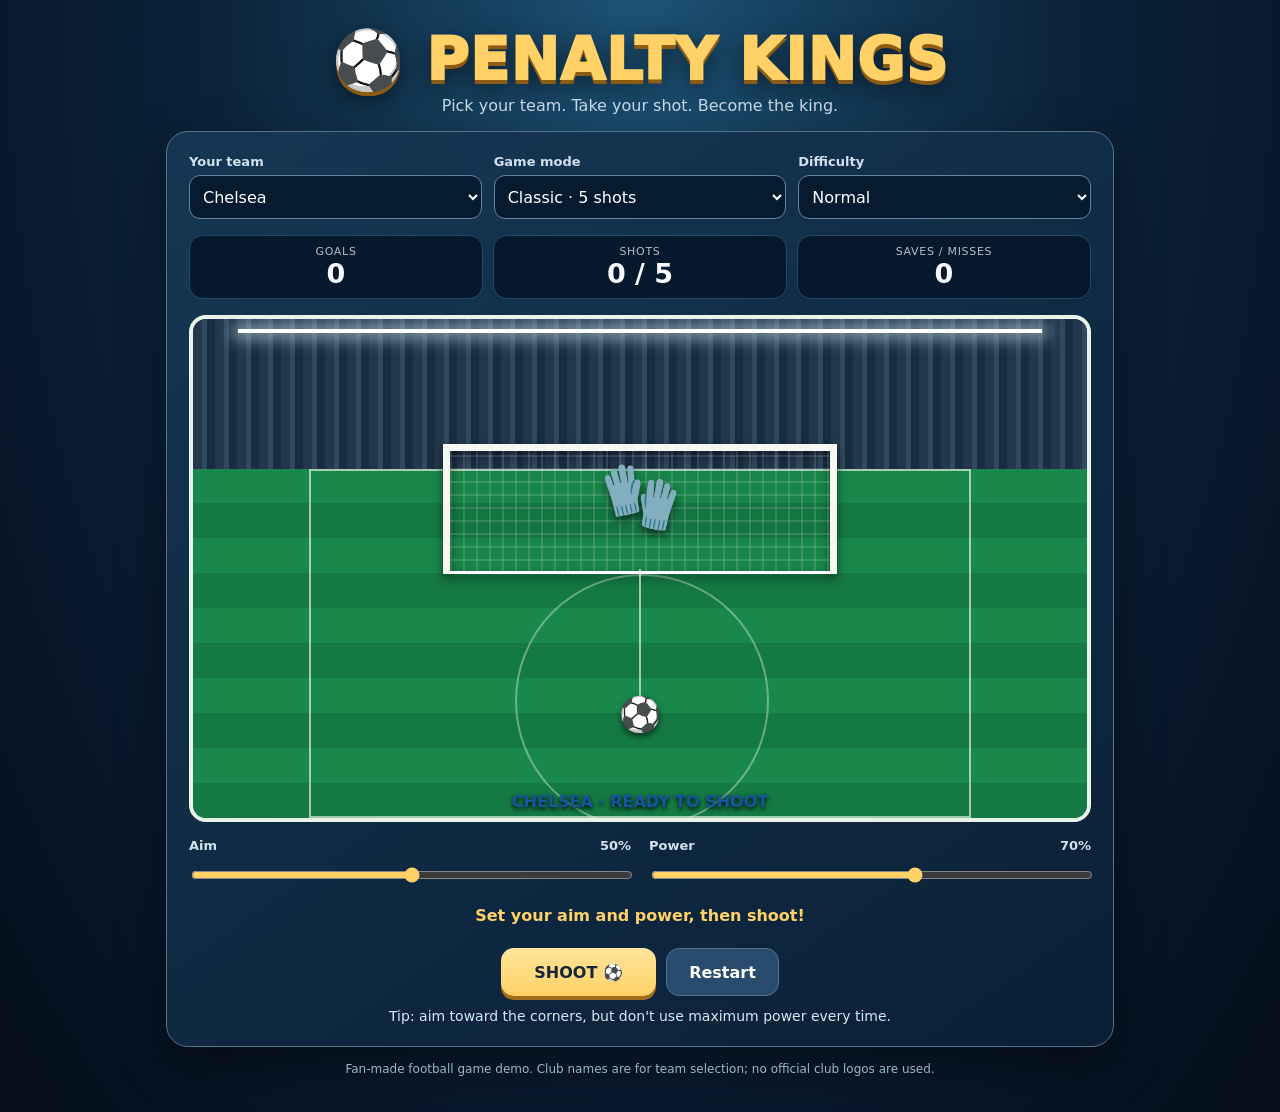
<file: penalty-kings-upgraded.html>
<!doctype html>
<html lang="en">
<head>
<meta charset="utf-8">
<meta name="viewport" content="width=device-width,initial-scale=1,viewport-fit=cover">
<meta name="theme-color" content="#071629">
<title>Penalty Kings</title>
<style>
:root{--gold:#ffd166;--ink:#071629;--panel:#102943;--muted:#b9cadb;--accent:#1764bd}
*{box-sizing:border-box}
body{margin:0;min-height:100vh;background:radial-gradient(ellipse at 50% 0%,#1d5275 0,#0b2239 48%,#050e1b 100%);color:#f7fbff;font-family:system-ui,-apple-system,Segoe UI,Arial,sans-serif}
button,select,input{font:inherit}
.wrap{max-width:1000px;margin:auto;padding:clamp(12px,3vw,26px);padding-bottom:calc(24px + env(safe-area-inset-bottom))}
header{text-align:center;margin-bottom:16px}
.logo{font-size:clamp(32px,7vw,58px);font-weight:1000;letter-spacing:1px;color:var(--gold);text-shadow:0 4px 0 #8c5b14,0 8px 24px #0008}
.subtitle{color:#c6d7e8;margin:2px 0 14px}
.panel{background:linear-gradient(145deg,#153754f2,#0b2037f5);border:1px solid #55728c;border-radius:22px;padding:clamp(12px,2.5vw,22px);box-shadow:0 18px 50px #0006}
.controls{display:grid;grid-template-columns:repeat(3,minmax(0,1fr));gap:12px}
.field label,.slider label{display:flex;justify-content:space-between;gap:8px;color:#d2e1ee;font-size:13px;font-weight:700;margin-bottom:6px}
select{width:100%;min-height:44px;border-radius:11px;border:1px solid #66839e;background:#071b30;color:white;padding:9px}
.stats{display:grid;grid-template-columns:repeat(3,1fr);gap:10px;margin:16px 0}
.stat{background:#06182b;border:1px solid #244766;border-radius:14px;text-align:center;padding:9px}
.stat small{display:block;color:#a9bfd3;font-size:11px;text-transform:uppercase;letter-spacing:.7px}
.stat strong{font-size:clamp(20px,4vw,27px);font-variant-numeric:tabular-nums}
.stadium{position:relative;overflow:hidden;isolation:isolate;border:4px solid #e9f4e9;border-radius:17px;aspect-ratio:16/9;min-height:220px;background:linear-gradient(#14283d 0 31%,#168449 31% 100%)}
.crowd{position:absolute;inset:0 0 69%;background:repeating-linear-gradient(90deg,#24384d 0 9px,#314b60 9px 14px,#182d42 14px 22px);opacity:.95}
.lights{position:absolute;top:2%;left:5%;right:5%;height:4px;background:#fff;box-shadow:0 0 16px 6px #d9f3ff88}
.pitch{position:absolute;inset:30% 0 0;background:repeating-linear-gradient(0deg,#147943 0 35px,#19894b 35px 70px)}
.pitch:before{content:"";position:absolute;inset:0 13%;border:2px solid #e8f5e8a8}
.pitch:after{content:"";position:absolute;width:28%;aspect-ratio:1;border:2px solid #e8f5e866;border-radius:50%;left:36%;top:30%}
.goal{position:absolute;top:25%;left:28%;width:44%;height:26%;border:7px solid #f5f8f2;border-bottom:0;background:repeating-linear-gradient(90deg,#fff2 0 2px,transparent 2px 13px),repeating-linear-gradient(0deg,#fff2 0 2px,transparent 2px 13px);filter:drop-shadow(0 4px 5px #0009);z-index:2}
.goal:after{content:"";position:absolute;left:0;right:0;bottom:0;height:3px;background:#fff}
.keeper{position:absolute;z-index:4;top:28%;left:50%;transform:translateX(-50%);font-size:clamp(36px,7vw,65px);filter:drop-shadow(0 4px 4px #0009);transition:left .42s cubic-bezier(.2,.8,.2,1),transform .25s}
.keeper.dive{transform:translateX(-50%) rotate(25deg) scale(1.12)}
.ball{position:absolute;z-index:5;left:50%;top:79%;transform:translate(-50%,-50%);font-size:clamp(25px,4vw,34px);filter:drop-shadow(0 3px 3px #0009);transition:left .48s ease-in,top .48s ease-in,transform .48s ease-in}
.aimline{position:absolute;z-index:3;left:50%;top:50%;height:29%;width:2px;background:#fff9;transform-origin:bottom;pointer-events:none}
.hint{position:absolute;z-index:6;bottom:7px;left:0;right:0;text-align:center;font-size:clamp(12px,2.5vw,16px);font-weight:900;text-shadow:0 2px 4px #000}
.sliders{display:grid;grid-template-columns:1fr 1fr;gap:18px;margin-top:16px}
input[type=range]{width:100%;accent-color:var(--gold);min-height:28px;touch-action:pan-y}
.actions{display:flex;gap:10px;justify-content:center;flex-wrap:wrap;margin-top:14px}
.btn{border:0;border-radius:13px;min-height:48px;padding:12px 22px;font-weight:900;cursor:pointer;touch-action:manipulation}
.btn:active{transform:scale(.98)}
.btn:disabled{opacity:.5;cursor:not-allowed}
.shoot{background:linear-gradient(#ffe49a,var(--gold));color:#17253a;min-width:155px;box-shadow:0 4px 0 #a36c18}
.secondary{background:#294b6d;color:#fff;border:1px solid #54728f}
.message{min-height:28px;text-align:center;color:var(--gold);font-weight:900;margin:13px 0 0}
.result{margin-top:12px;text-align:center;color:#d9e7f3;font-size:14px}
.foot{text-align:center;color:#9fb5c9;font-size:12px;margin-top:15px}
@media(max-width:620px){.controls{grid-template-columns:1fr 1fr}.field:first-child{grid-column:1/-1}.stadium{min-height:205px;aspect-ratio:4/3}.stats{gap:6px}.stat{padding:8px 4px}.sliders{gap:12px}.btn{flex:1;padding:12px 14px}.panel{border-radius:17px}}
@media(prefers-reduced-motion:reduce){*{transition:none!important;scroll-behavior:auto!important}}
</style>
</head>
<body>
<main class="wrap">
<header><div class="logo">⚽ PENALTY KINGS</div><p class="subtitle">Pick your team. Take your shot. Become the king.</p></header>
<section class="panel">
<div class="controls">
 <div class="field"><label for="team">Your team</label><select id="team">
 <option value="#1456a0">Chelsea</option><option value="#d71920">Arsenal</option><option value="#c8102e">Liverpool</option><option value="#55a6e8">Manchester City</option><option value="#f5f5f5">Real Madrid</option><option value="#a50044">Barcelona</option><option value="#1746a2">PSG</option><option value="#dc1c2e">Bayern Munich</option><option value="#111111">Juventus</option><option value="#e6c15a">Dortmund</option>
 </select></div>
 <div class="field"><label for="mode">Game mode</label><select id="mode"><option value="classic">Classic · 5 shots</option><option value="sudden">Sudden challenge · 10 shots</option></select></div>
 <div class="field"><label for="difficulty">Difficulty</label><select id="difficulty"><option value="easy">Easy</option><option value="normal" selected>Normal</option><option value="hard">Hard</option></select></div>
</div>
<div class="stats">
 <div class="stat"><small>Goals</small><strong id="goals">0</strong></div>
 <div class="stat"><small>Shots</small><strong id="shots">0 / 5</strong></div>
 <div class="stat"><small>Saves / misses</small><strong id="saved">0</strong></div>
</div>
<div class="stadium" aria-label="Football pitch and goal">
 <div class="crowd"></div><div class="lights"></div><div class="pitch"></div>
 <div class="goal"></div><div class="keeper" id="keeper" aria-hidden="true">🧤</div>
 <div class="aimline" id="aimline"></div><div class="ball" id="ball" aria-hidden="true">⚽</div>
 <div class="hint" id="kit">CHELSEA · READY TO SHOOT</div>
</div>
<div class="sliders">
 <div class="slider"><label for="aim">Aim <b id="aimval">50%</b></label><input id="aim" type="range" min="8" max="92" value="50"></div>
 <div class="slider"><label for="power">Power <b id="powerval">70%</b></label><input id="power" type="range" min="25" max="100" value="70"></div>
</div>
<div class="message" id="message" role="status" aria-live="polite">Set your aim and power, then shoot!</div>
<div class="actions"><button class="btn shoot" id="shoot">SHOOT ⚽</button><button class="btn secondary" id="reset">Restart</button></div>
<div class="result" id="result">Tip: aim toward the corners, but don't use maximum power every time.</div>
</section>
<p class="foot">Fan-made football game demo. Club names are for team selection; no official club logos are used.</p>
</main>
<script>
const $=id=>document.getElementById(id);
let goals=0,shots=0,saved=0,busy=false,finished=false;
const aim=$('aim'),power=$('power'),ball=$('ball'),keeper=$('keeper');
const team=$('team'),mode=$('mode'),difficulty=$('difficulty');
function maxShots(){return mode.value==='sudden'?10:5}
function update(){ $('aimval').textContent=aim.value+'%';$('powerval').textContent=power.value+'%';$('aimline').style.transform=`translateX(-50%) rotate(${(Number(aim.value)-50)*.65}deg)`; }
function scoreboard(){ $('goals').textContent=goals;$('shots').textContent=shots+' / '+maxShots();$('saved').textContent=saved; }
function resetBall(){ball.style.left='50%';ball.style.top='79%';ball.style.transform='translate(-50%,-50%) rotate(0deg) scale(1)';}
function teamChange(){const opt=team.selectedOptions[0];$('kit').textContent=opt.text.toUpperCase()+' · READY TO SHOOT';$('kit').style.color=opt.value==='#f5f5f5'?'#fff':opt.value;document.documentElement.style.setProperty('--accent',opt.value)}
function shoot(){
 if(busy||finished)return;
 busy=true;$('shoot').disabled=true;
 const x=Number(aim.value),p=Number(power.value);
 const level=difficulty.value;
 const spread=level==='easy'?34:level==='hard'?17:25;
 const keeperX=18+Math.random()*64;
 const miss=(p>96&&Math.random()<.35)||(x<10||x>90)||(p<30&&Math.random()<.12);
 const keeperReach=level==='easy'?0.52:level==='hard'?0.86:0.69;
 const save=!miss&&Math.abs(x-keeperX)<spread&&Math.random()<keeperReach;
 keeper.style.left=keeperX+'%';keeper.classList.add('dive');
 ball.style.left=(miss?(x<50?2:98):x)+'%';
 ball.style.top=miss?'-4%':'37%';
 ball.style.transform=`translate(-50%,-50%) rotate(${x<50?-240:240}deg) scale(${p/70})`;
 setTimeout(()=>{
  shots++;
  if(miss){saved++;$('message').textContent='WIDE! The shot misses the target.'}
  else if(save){saved++;$('message').textContent='SAVED! The goalkeeper got there!'}
  else{goals++;$('message').textContent='GOOOAL! WHAT A PENALTY! 🔥'}
  scoreboard();
  if(shots>=maxShots()){
   finished=true;$('message').textContent+=' Final score: '+goals+'/'+maxShots()+'.';
   $('shoot').textContent='PLAY AGAIN';$('shoot').disabled=false;
   $('result').textContent=goals>=Math.ceil(maxShots()*.6)?'Great shootout! You are a Penalty King!':'Good effort. Restart and try to beat your score!';
  }else{$('shoot').disabled=false;$('result').textContent='Shot '+shots+' complete. '+(maxShots()-shots)+' attempts left.'}
  setTimeout(()=>{resetBall();keeper.style.left='50%';keeper.classList.remove('dive');busy=false;},620);
 },500);
}
function restart(){goals=0;shots=0;saved=0;busy=false;finished=false;$('shoot').disabled=false;$('shoot').textContent='SHOOT ⚽';$('message').textContent='Set your aim and power, then shoot!';$('result').textContent='Tip: aim toward the corners, but don’t use maximum power every time.';keeper.style.left='50%';keeper.classList.remove('dive');resetBall();scoreboard();}
aim.addEventListener('input',update);power.addEventListener('input',update);
team.addEventListener('change',teamChange);
mode.addEventListener('change',()=>{restart();scoreboard()});
difficulty.addEventListener('change',restart);
$('shoot').addEventListener('click',()=>{if(finished){restart();return}shoot()});
$('reset').addEventListener('click',restart);
update();teamChange();scoreboard();
</script>
</body>
</html>
</file>
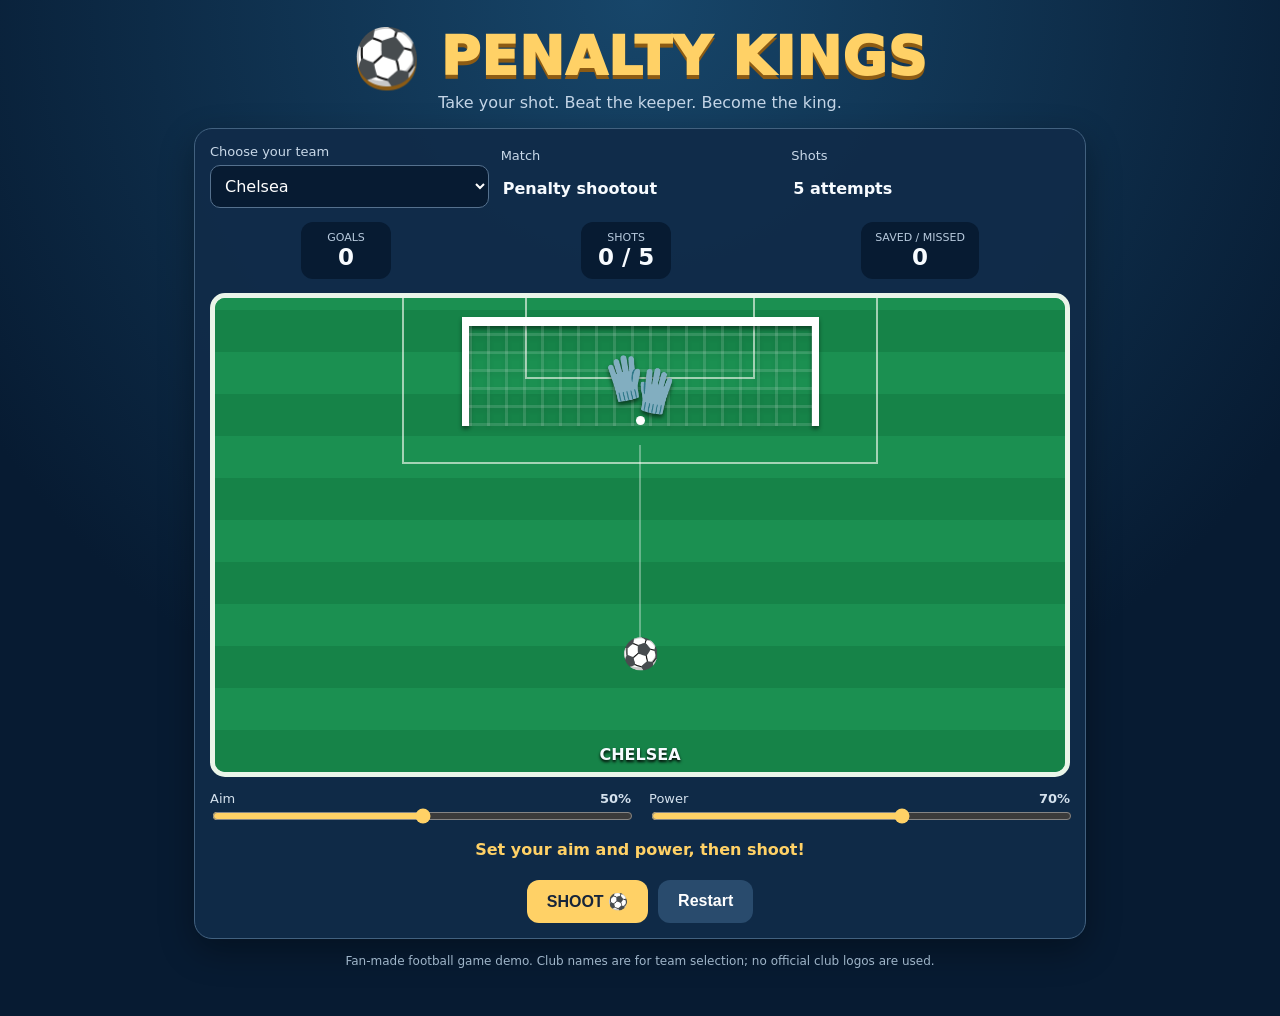
<file: youssef game.html>
<!doctype html>
<html lang="en">
<head>
<meta charset="utf-8"><meta name="viewport" content="width=device-width,initial-scale=1,maximum-scale=1,user-scalable=no">
<meta name="theme-color" content="#071b32"><title>Penalty Kings</title>
<style>
:root{--bg:#071b32;--panel:#102b49;--gold:#ffd166;--green:#16834a;--white:#f7fbff}*{box-sizing:border-box}body{margin:0;background:radial-gradient(circle at top,#17466a,#071b32 65%);color:var(--white);font-family:system-ui,-apple-system,Segoe UI,Arial,sans-serif;min-height:100vh}.wrap{max-width:920px;margin:auto;padding:20px 14px 36px}.top{text-align:center}.logo{font-size:clamp(30px,7vw,54px);font-weight:1000;letter-spacing:1px;margin:5px 0;color:var(--gold);text-shadow:0 4px 0 #8c5b14}.sub{color:#c4d5e7;margin:0 0 16px}.panel{background:#102b49eF;border:1px solid #42617f;border-radius:18px;padding:15px;box-shadow:0 12px 35px #0005}.controls{display:grid;grid-template-columns:repeat(3,1fr);gap:12px;align-items:end}.field label{display:block;font-size:13px;color:#c8d8e8;margin-bottom:6px}.field select,.field input{width:100%;accent-color:var(--gold)}select{padding:10px;border-radius:10px;border:1px solid #55718e;background:#071b32;color:white;font:inherit}.statrow{display:flex;justify-content:space-around;gap:8px;margin:14px 0;text-align:center}.stat{background:#071b32;border-radius:12px;padding:9px 14px;min-width:90px}.stat small{display:block;color:#b8cadd;font-size:11px;text-transform:uppercase}.stat strong{font-size:23px}.pitchbox{position:relative;margin-top:14px;border:5px solid #eaf5e9;border-radius:15px;overflow:hidden;background:#18884c;aspect-ratio:16/9;min-height:210px}.pitch{position:absolute;inset:0;background:repeating-linear-gradient(0deg,#168348 0 42px,#1b9051 42px 84px)}.line{position:absolute;border:2px solid #e9f5e7aa}.boxarea{width:56%;height:35%;left:22%;top:0;border-top:0}.six{width:27%;height:17%;left:36.5%;top:0;border-top:0}.spot{position:absolute;width:9px;height:9px;border-radius:50%;background:#fff;left:calc(50% - 4px);top:25%}.goal{position:absolute;top:4%;left:29%;width:42%;height:23%;border:7px solid #fff;border-top-width:9px;border-bottom:0;background:repeating-linear-gradient(90deg,#ffffff22 0 3px,transparent 3px 18px),repeating-linear-gradient(0deg,#ffffff22 0 3px,transparent 3px 18px);filter:drop-shadow(0 3px 2px #0007)}.keeper{position:absolute;top:11%;left:50%;transform:translateX(-50%);font-size:clamp(34px,7vw,58px);transition:left .25s ease;filter:drop-shadow(0 3px 2px #0008)}.ball{position:absolute;left:50%;top:75%;transform:translate(-50%,-50%);font-size:30px;transition:left .5s ease,top .5s ease;z-index:3}.aimline{position:absolute;left:50%;top:31%;width:2px;height:43%;background:#ffffff55;transform-origin:bottom;pointer-events:none}.pitchhint{position:absolute;bottom:8px;left:0;right:0;text-align:center;font-weight:700;text-shadow:0 2px 3px #000}.actions{display:flex;gap:10px;justify-content:center;flex-wrap:wrap;margin-top:14px}.btn{border:0;border-radius:12px;padding:12px 20px;font-weight:900;font-size:16px;cursor:pointer}.shoot{background:var(--gold);color:#17253a}.reset{background:#294b6d;color:white}.btn:disabled{opacity:.5;cursor:not-allowed}.sliders{display:grid;grid-template-columns:1fr 1fr;gap:18px;margin-top:14px}.slider label{display:flex;justify-content:space-between;font-size:13px;color:#d4e1ed}.slider input{width:100%;accent-color:var(--gold)}#message{text-align:center;font-weight:800;min-height:26px;margin:12px 0 0;color:var(--gold)}.foot{text-align:center;color:#9fb5c9;font-size:12px;margin-top:15px}@media(max-width:600px){.controls{grid-template-columns:1fr 1fr}.controls .field:first-child{grid-column:1/-1}.stat{min-width:0;flex:1;padding:8px 5px}.stat strong{font-size:20px}.pitchbox{min-height:205px}.sliders{gap:12px}}
</style></head>
<body><main class="wrap"><header class="top"><div class="logo">⚽ PENALTY KINGS</div><p class="sub">Take your shot. Beat the keeper. Become the king.</p></header>
<section class="panel"><div class="controls"><div class="field"><label for="team">Choose your team</label><select id="team"><option value="#1456a0">Chelsea</option><option value="#d71920">Arsenal</option><option value="#c8102e">Liverpool</option><option value="#55a6e8">Manchester City</option><option value="#f5f5f5">Real Madrid</option><option value="#a50044">Barcelona</option><option value="#1746a2">PSG</option><option value="#dc1c2e">Bayern Munich</option></select></div><div class="field"><label>Match</label><div style="padding:10px 2px;font-weight:800">Penalty shootout</div></div><div class="field"><label>Shots</label><div style="padding:10px 2px;font-weight:800">5 attempts</div></div></div>
<div class="statrow"><div class="stat"><small>Goals</small><strong id="goals">0</strong></div><div class="stat"><small>Shots</small><strong id="shots">0 / 5</strong></div><div class="stat"><small>Saved / Missed</small><strong id="saved">0</strong></div></div>
<div class="pitchbox"><div class="pitch"></div><div class="line boxarea"></div><div class="line six"></div><div class="spot"></div><div class="goal"></div><div class="keeper" id="keeper">🧤</div><div class="aimline" id="aimline"></div><div class="ball" id="ball">⚽</div><div class="pitchhint" id="kit">CHELSEA</div></div>
<div class="sliders"><div class="slider"><label for="aim">Aim <b id="aimval">50%</b></label><input id="aim" type="range" min="8" max="92" value="50"></div><div class="slider"><label for="power">Power <b id="powerval">70%</b></label><input id="power" type="range" min="25" max="100" value="70"></div></div>
<div id="message" aria-live="polite">Set your aim and power, then shoot!</div><div class="actions"><button class="btn shoot" id="shoot">SHOOT ⚽</button><button class="btn reset" id="reset">Restart</button></div></section><p class="foot">Fan-made football game demo. Club names are for team selection; no official club logos are used.</p></main>
<script>
const $=id=>document.getElementById(id);let goals=0,shots=0,saved=0,busy=false;const aim=$('aim'),power=$('power'),ball=$('ball'),keeper=$('keeper');function update(){ $('aimval').textContent=aim.value+'%';$('powerval').textContent=power.value+'%';$('aimline').style.transform=`translateX(-50%) rotate(${(aim.value-50)*.65}deg)`;}aim.addEventListener('input',update);power.addEventListener('input',update);$('team').addEventListener('change',()=>{let opt=$('team').selectedOptions[0];$('kit').textContent=opt.text.toUpperCase();$('kit').style.color=opt.value==='#f5f5f5'?'#fff':opt.value;$('kit').style.textShadow='0 2px 4px #000';});function scoreboard(){$('goals').textContent=goals;$('shots').textContent=shots+' / 5';$('saved').textContent=saved;}function resetBall(){ball.style.left='50%';ball.style.top='75%';}function shoot(){if(busy||shots>=5)return;busy=true;$('shoot').disabled=true;const x=Number(aim.value),p=Number(power.value);const keeperX=18+Math.random()*64;keeper.style.left=keeperX+'%';const targetX=x;const save=Math.abs(targetX-keeperX)<(p>88?12:19)&&Math.random()<.78;const miss=(p>94&&Math.random()<.25)||(targetX<12||targetX>88);ball.style.left=(miss?(targetX<50?3:97):targetX)+'%';ball.style.top=(miss?'-5%':'24%');setTimeout(()=>{shots++;if(miss){saved++;$('message').textContent='OVER THE BAR! Try a different aim or power.';}else if(save){saved++;$('message').textContent='SAVED! The goalkeeper got there!';}else{goals++;$('message').textContent='GOOOAL! What a penalty! 🔥';}scoreboard();if(shots===5){$('message').textContent+=` Final score: ${goals}/5.`;$('shoot').textContent='FINISHED';}else{$('shoot').disabled=false;}setTimeout(()=>{resetBall();keeper.style.left='50%';busy=false;},650);},520);} $('shoot').addEventListener('click',shoot);$('reset').addEventListener('click',()=>{goals=0;shots=0;saved=0;busy=false;$('shoot').disabled=false;$('shoot').textContent='SHOOT ⚽';$('message').textContent='Set your aim and power, then shoot!';keeper.style.left='50%';resetBall();scoreboard();});update();scoreboard();
</script></body></html>
</file>
